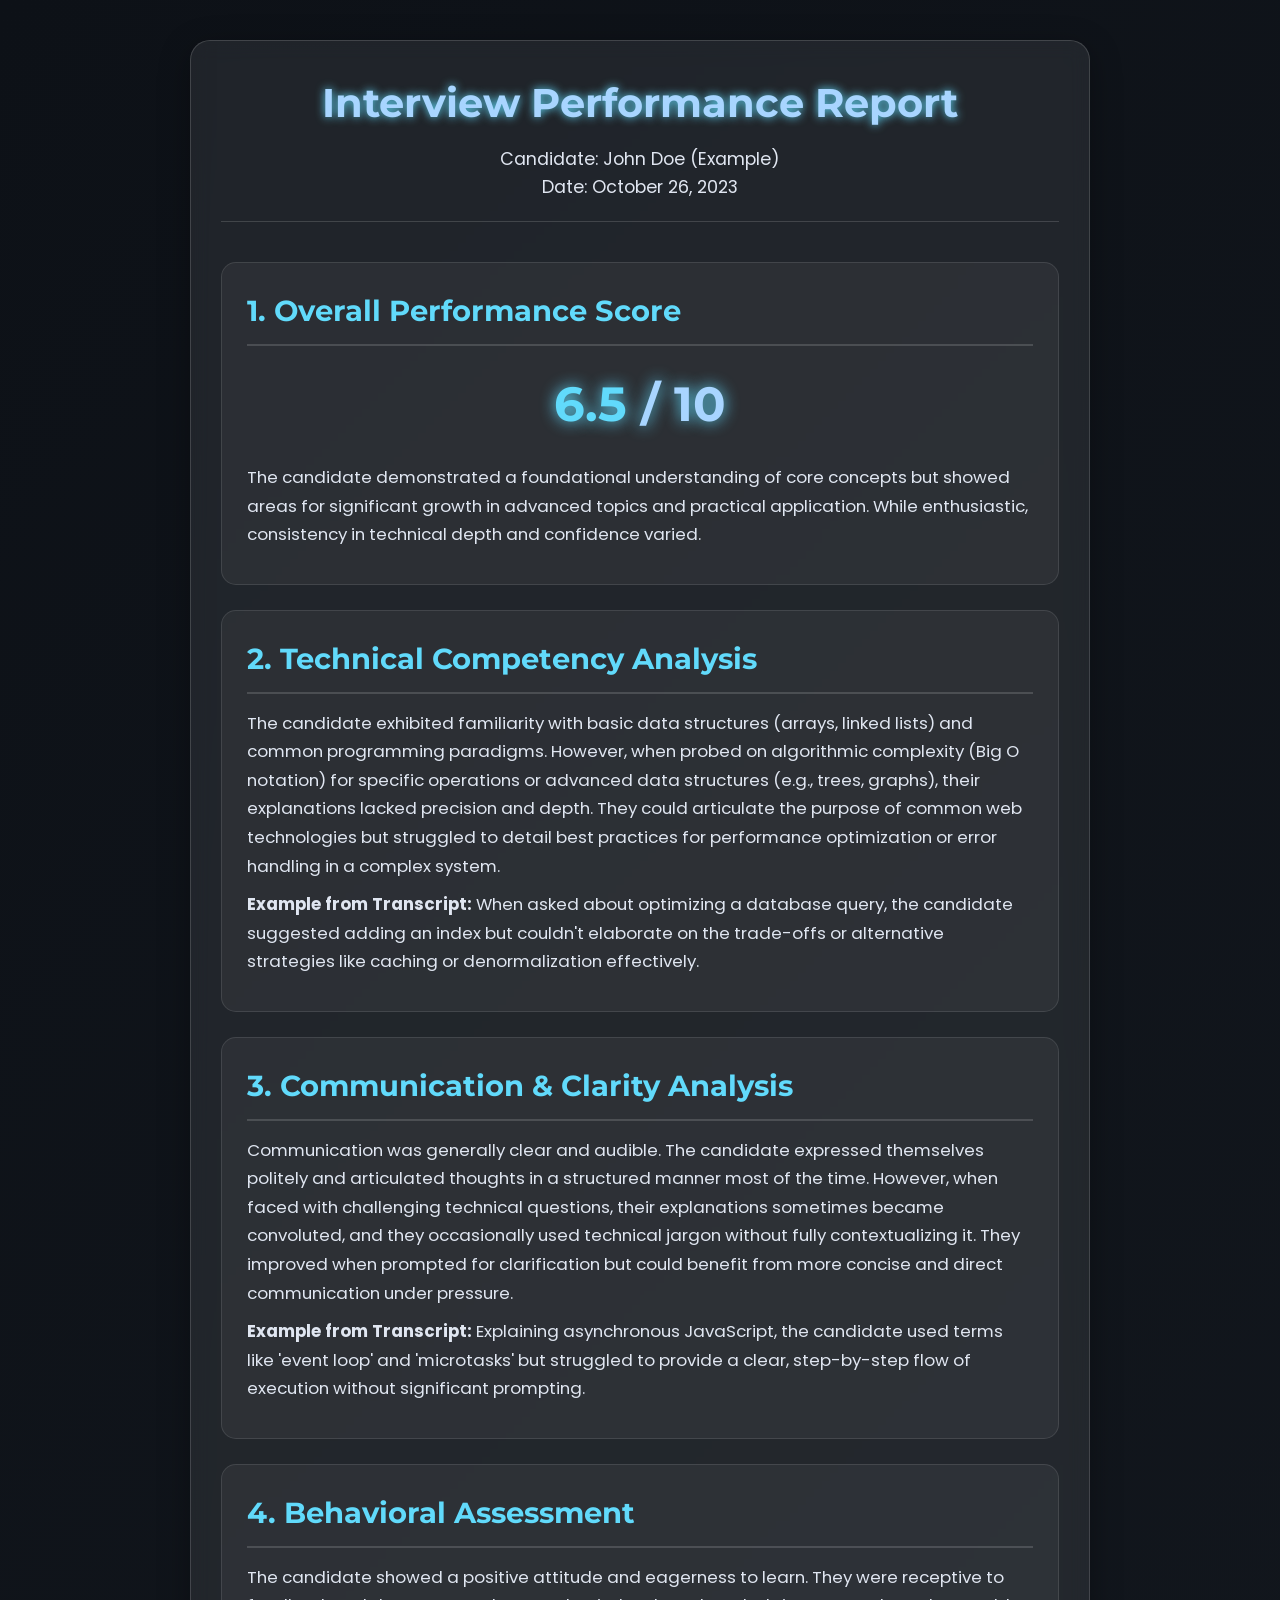
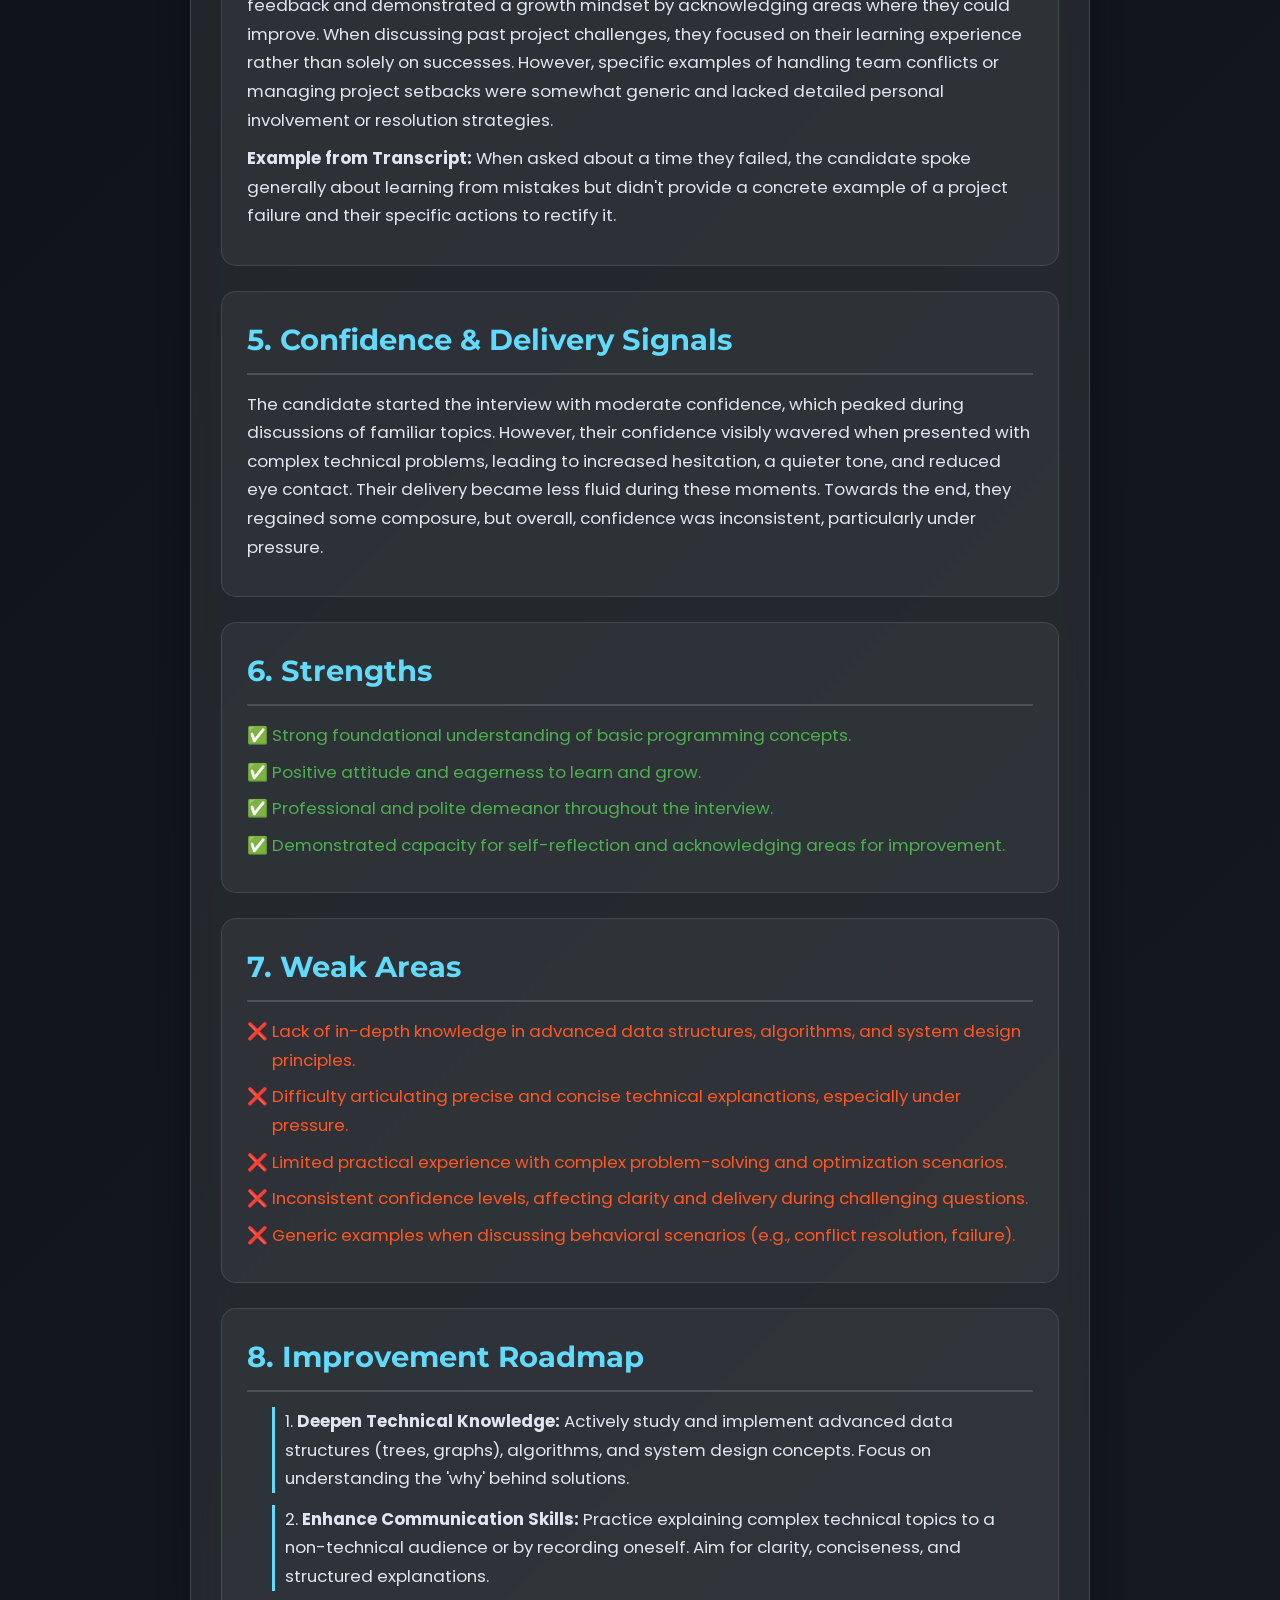
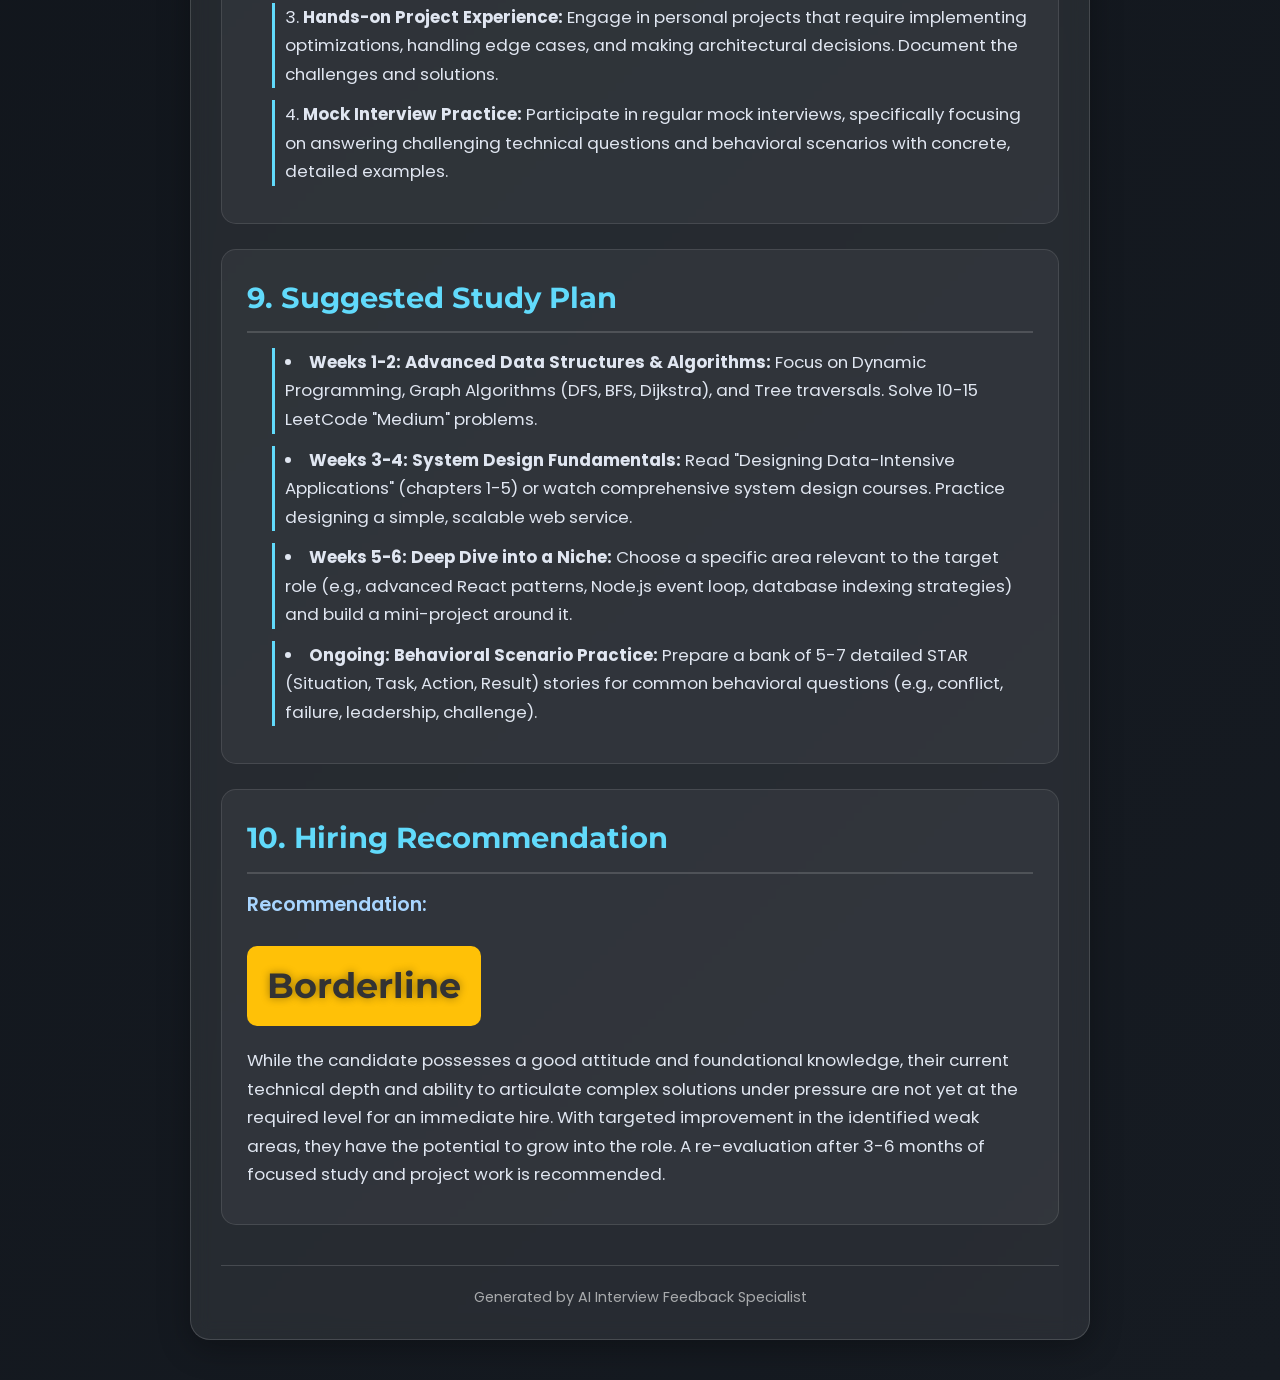
<file: generated/my_website/index.html>
<!DOCTYPE html>
<html lang="en">
<head>
    <meta charset="UTF-8">
    <meta name="viewport" content="width=device-width, initial-scale=1.0">
    <title>Interview Performance Report</title>
    <link rel="preconnect" href="https://fonts.googleapis.com">
    <link rel="preconnect" href="https://fonts.gstatic.com" crossorigin>
    <link href="https://fonts.googleapis.com/css2?family=Montserrat:wght@400;600;700&family=Poppins:wght@300;400;500;600&display=swap" rel="stylesheet">
    <link rel="stylesheet" href="style.css">
</head>
<body>
    <div class="report-container">
        <header class="report-header">
            <h1>Interview Performance Report</h1>
            <p class="candidate-name">Candidate: John Doe (Example)</p>
            <p class="interview-date">Date: October 26, 2023</p>
        </header>

        <section class="report-section overall-score">
            <h2>1. Overall Performance Score</h2>
            <div class="score-display">
                <span class="score-value">6.5</span> / 10
            </div>
            <p>The candidate demonstrated a foundational understanding of core concepts but showed areas for significant growth in advanced topics and practical application. While enthusiastic, consistency in technical depth and confidence varied.</p>
        </section>

        <section class="report-section technical-competency">
            <h2>2. Technical Competency Analysis</h2>
            <p>The candidate exhibited familiarity with basic data structures (arrays, linked lists) and common programming paradigms. However, when probed on algorithmic complexity (Big O notation) for specific operations or advanced data structures (e.g., trees, graphs), their explanations lacked precision and depth. They could articulate the purpose of common web technologies but struggled to detail best practices for performance optimization or error handling in a complex system.</p>
            <p><strong>Example from Transcript:</strong> When asked about optimizing a database query, the candidate suggested adding an index but couldn't elaborate on the trade-offs or alternative strategies like caching or denormalization effectively.</p>
        </section>

        <section class="report-section communication-clarity">
            <h2>3. Communication & Clarity Analysis</h2>
            <p>Communication was generally clear and audible. The candidate expressed themselves politely and articulated thoughts in a structured manner most of the time. However, when faced with challenging technical questions, their explanations sometimes became convoluted, and they occasionally used technical jargon without fully contextualizing it. They improved when prompted for clarification but could benefit from more concise and direct communication under pressure.</p>
            <p><strong>Example from Transcript:</strong> Explaining asynchronous JavaScript, the candidate used terms like 'event loop' and 'microtasks' but struggled to provide a clear, step-by-step flow of execution without significant prompting.</p>
        </section>

        <section class="report-section behavioral-assessment">
            <h2>4. Behavioral Assessment</h2>
            <p>The candidate showed a positive attitude and eagerness to learn. They were receptive to feedback and demonstrated a growth mindset by acknowledging areas where they could improve. When discussing past project challenges, they focused on their learning experience rather than solely on successes. However, specific examples of handling team conflicts or managing project setbacks were somewhat generic and lacked detailed personal involvement or resolution strategies.</p>
            <p><strong>Example from Transcript:</strong> When asked about a time they failed, the candidate spoke generally about learning from mistakes but didn't provide a concrete example of a project failure and their specific actions to rectify it.</p>
        </section>

        <section class="report-section confidence-delivery">
            <h2>5. Confidence & Delivery Signals</h2>
            <p>The candidate started the interview with moderate confidence, which peaked during discussions of familiar topics. However, their confidence visibly wavered when presented with complex technical problems, leading to increased hesitation, a quieter tone, and reduced eye contact. Their delivery became less fluid during these moments. Towards the end, they regained some composure, but overall, confidence was inconsistent, particularly under pressure.</p>
        </section>

        <section class="report-section strengths">
            <h2>6. Strengths</h2>
            <ul>
                <li>Strong foundational understanding of basic programming concepts.</li>
                <li>Positive attitude and eagerness to learn and grow.</li>
                <li>Professional and polite demeanor throughout the interview.</li>
                <li>Demonstrated capacity for self-reflection and acknowledging areas for improvement.</li>
            </ul>
        </section>

        <section class="report-section weak-areas">
            <h2>7. Weak Areas</h2>
            <ul>
                <li>Lack of in-depth knowledge in advanced data structures, algorithms, and system design principles.</li>
                <li>Difficulty articulating precise and concise technical explanations, especially under pressure.</li>
                <li>Limited practical experience with complex problem-solving and optimization scenarios.</li>
                <li>Inconsistent confidence levels, affecting clarity and delivery during challenging questions.</li>
                <li>Generic examples when discussing behavioral scenarios (e.g., conflict resolution, failure).</li>
            </ul>
        </section>

        <section class="report-section improvement-roadmap">
            <h2>8. Improvement Roadmap</h2>
            <ol>
                <li><strong>Deepen Technical Knowledge:</strong> Actively study and implement advanced data structures (trees, graphs), algorithms, and system design concepts. Focus on understanding the 'why' behind solutions.</li>
                <li><strong>Enhance Communication Skills:</strong> Practice explaining complex technical topics to a non-technical audience or by recording oneself. Aim for clarity, conciseness, and structured explanations.</li>
                <li><strong>Hands-on Project Experience:</strong> Engage in personal projects that require implementing optimizations, handling edge cases, and making architectural decisions. Document the challenges and solutions.</li>
                <li><strong>Mock Interview Practice:</strong> Participate in regular mock interviews, specifically focusing on answering challenging technical questions and behavioral scenarios with concrete, detailed examples.</li>
            </ol>
        </section>

        <section class="report-section study-plan">
            <h2>9. Suggested Study Plan</h2>
            <ul>
                <li><strong>Weeks 1-2: Advanced Data Structures & Algorithms:</strong> Focus on Dynamic Programming, Graph Algorithms (DFS, BFS, Dijkstra), and Tree traversals. Solve 10-15 LeetCode "Medium" problems.</li>
                <li><strong>Weeks 3-4: System Design Fundamentals:</strong> Read "Designing Data-Intensive Applications" (chapters 1-5) or watch comprehensive system design courses. Practice designing a simple, scalable web service.</li>
                <li><strong>Weeks 5-6: Deep Dive into a Niche:</strong> Choose a specific area relevant to the target role (e.g., advanced React patterns, Node.js event loop, database indexing strategies) and build a mini-project around it.</li>
                <li><strong>Ongoing: Behavioral Scenario Practice:</strong> Prepare a bank of 5-7 detailed STAR (Situation, Task, Action, Result) stories for common behavioral questions (e.g., conflict, failure, leadership, challenge).</li>
            </ul>
        </section>

        <section class="report-section hiring-recommendation">
            <h2>10. Hiring Recommendation</h2>
            <p class="recommendation-label">Recommendation:</p>
            <p class="recommendation-status borderline">Borderline</p>
            <p>While the candidate possesses a good attitude and foundational knowledge, their current technical depth and ability to articulate complex solutions under pressure are not yet at the required level for an immediate hire. With targeted improvement in the identified weak areas, they have the potential to grow into the role. A re-evaluation after 3-6 months of focused study and project work is recommended.</p>
        </section>

        <footer class="report-footer">
            <p>Generated by AI Interview Feedback Specialist</p>
        </footer>
    </div>
    <script src="https://cdnjs.cloudflare.com/ajax/libs/gsap/3.9.1/gsap.min.js"></script>
    <script src="script.js"></script>
</body>
</html>
</file>
<file: generated/my_website/style.css>
@charset "UTF-8";
@import url("https://fonts.googleapis.com/css2?family=Montserrat:wght@400;600;700&family=Poppins:wght@300;400;500;600&display=swap");

:root {
  --primary-bg: linear-gradient(135deg, #0d1117 0%, #161b22 100%);
  --card-bg: rgba(255, 255, 255, 0.08);
  --border-color: rgba(255, 255, 255, 0.15);
  --text-color: #e0e6f1;
  --heading-color: #a8d5ff;
  --accent-color: #61dafb; /* React blue */
  --shadow-color: rgba(0, 0, 0, 0.3);
  --strength-color: #4CAF50;
  --weakness-color: #FF5722;
  --strong-hire-color: #4CAF50;
  --hire-color: #8BC34A;
  --borderline-color: #FFC107;
  --no-hire-color: #F44336;
}

*,
*::before,
*::after {
  box-sizing: border-box;
  margin: 0;
  padding: 0;
}

html {
  scroll-behavior: smooth;
}

body {
  font-family: "Poppins", sans-serif;
  line-height: 1.6;
  color: var(--text-color);
  background: var(--primary-bg);
  min-height: 100vh;
  display: flex;
  justify-content: center;
  align-items: flex-start;
  padding: 20px;
  overflow-x: hidden;
}

.report-container {
  background: var(--card-bg);
  border-radius: 20px;
  border: 1px solid var(--border-color);
  box-shadow: 0 8px 32px var(--shadow-color);
  backdrop-filter: blur(10px);
  -webkit-backdrop-filter: blur(10px);
  padding: 30px;
  max-width: 900px;
  width: 100%;
  margin: 20px 0;
  animation: fadeIn 1s ease-out forwards;
  transform: translateY(20px);
  opacity: 0;
}

@keyframes fadeIn {
  to {
    opacity: 1;
    transform: translateY(0);
  }
}

.report-header {
  text-align: center;
  margin-bottom: 40px;
  padding-bottom: 20px;
  border-bottom: 1px solid var(--border-color);
}

.report-header h1 {
  font-family: "Montserrat", sans-serif;
  color: var(--heading-color);
  font-size: 2.5em;
  margin-bottom: 10px;
  text-shadow: 0 0 10px var(--accent-color);
}

.report-header .candidate-name,
.report-header .interview-date {
  font-size: 1.1em;
  color: var(--text-color);
}

.report-section {
  background: rgba(255, 255, 255, 0.05);
  border-radius: 15px;
  padding: 25px;
  margin-bottom: 25px;
  border: 1px solid rgba(255, 255, 255, 0.1);
  transition: all 0.3s ease;
}

.report-section:hover {
  transform: translateY(-5px);
  box-shadow: 0 10px 20px var(--shadow-color);
}

.report-section h2 {
  font-family: "Montserrat", sans-serif;
  color: var(--accent-color);
  font-size: 1.8em;
  margin-bottom: 15px;
  border-bottom: 2px solid var(--border-color);
  padding-bottom: 10px;
}

.report-section p,
.report-section li {
  font-size: 1.05em;
  margin-bottom: 10px;
  line-height: 1.7;
}

.report-section ul,
.report-section ol {
  margin-left: 25px;
  list-style-type: disc;
}

.report-section ol {
  list-style-type: decimal;
}

.report-section li {
  margin-bottom: 8px;
}

.overall-score .score-display {
  font-family: "Montserrat", sans-serif;
  font-size: 3em;
  color: var(--heading-color);
  text-align: center;
  margin: 20px 0;
  font-weight: 700;
  text-shadow: 0 0 15px var(--accent-color);
}

.overall-score .score-value {
  color: var(--accent-color);
}

.strengths ul {
  list-style-type: "✅ ";
}

.strengths li {
  color: var(--strength-color);
}

.weak-areas ul {
  list-style-type: "❌ ";
}

.weak-areas li {
  color: var(--weakness-color);
}

.improvement-roadmap ol,
.study-plan ul {
  list-style-position: inside;
  padding-left: 0;
}

.improvement-roadmap li,
.study-plan li {
  margin-bottom: 12px;
  padding-left: 10px;
  border-left: 3px solid var(--accent-color);
}

.hiring-recommendation .recommendation-label {
  font-weight: 600;
  font-size: 1.2em;
  margin-bottom: 5px;
  color: var(--heading-color);
}

.hiring-recommendation .recommendation-status {
  font-family: "Montserrat", sans-serif;
  font-size: 2.2em;
  font-weight: 700;
  text-align: center;
  padding: 10px 20px;
  border-radius: 10px;
  margin: 20px auto;
  display: inline-block;
  text-shadow: 0 0 8px rgba(0, 0, 0, 0.4);
}

.recommendation-status.strong-hire {
  background-color: var(--strong-hire-color);
  color: #fff;
}

.recommendation-status.hire {
  background-color: var(--hire-color);
  color: #fff;
}

.recommendation-status.borderline {
  background-color: var(--borderline-color);
  color: #333;
}

.recommendation-status.no-hire {
  background-color: var(--no-hire-color);
  color: #fff;
}

.report-footer {
  text-align: center;
  margin-top: 40px;
  padding-top: 20px;
  border-top: 1px solid var(--border-color);
  font-size: 0.9em;
  color: rgba(255, 255, 255, 0.6);
}

/* Responsive Design */
@media (max-width: 768px) {
  .report-container {
    padding: 20px;
    margin: 10px 0;
  }

  .report-header h1 {
    font-size: 2em;
  }

  .report-section h2 {
    font-size: 1.5em;
  }

  .overall-score .score-display {
    font-size: 2.5em;
  }

  .hiring-recommendation .recommendation-status {
    font-size: 1.8em;
    padding: 8px 15px;
  }

  .report-section p,
  .report-section li {
    font-size: 0.95em;
  }
}

@media (max-width: 480px) {
  body {
    padding: 10px;
  }

  .report-container {
    border-radius: 10px;
    padding: 15px;
  }

  .report-header h1 {
    font-size: 1.8em;
  }

  .report-header .candidate-name,
  .report-header .interview-date {
    font-size: 0.9em;
  }

  .report-section {
    padding: 15px;
    margin-bottom: 15px;
  }

  .report-section h2 {
    font-size: 1.3em;
    margin-bottom: 10px;
  }

  .overall-score .score-display {
    font-size: 2em;
    margin: 15px 0;
  }

  .hiring-recommendation .recommendation-status {
    font-size: 1.5em;
    padding: 6px 12px;
  }

  .report-section ul,
  .report-section ol {
    margin-left: 15px;
  }

  .report-section li {
    margin-bottom: 6px;
  }
}
</file>
